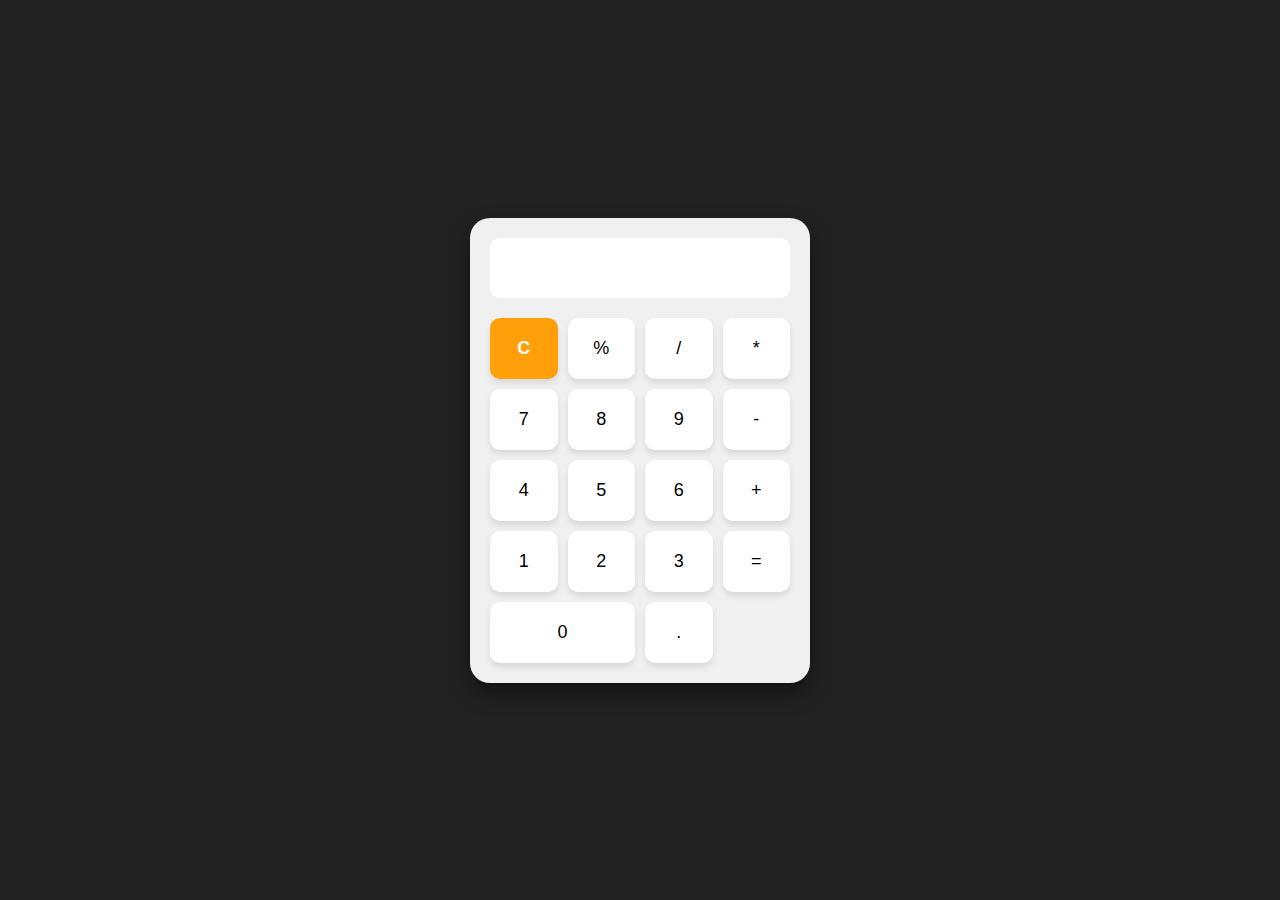
<file: calculator/index.html>
<!DOCTYPE html>
<html lang="en">
<head>
    <meta charset="UTF-8">
    <meta name="viewport" content="width=device-width, initial-scale=1.0">
    <title>Calculator</title>
    <link rel="stylesheet" href="style.css">
</head>
<body>

    <div class="calculator">
        <input type="text" id="display" disabled>
        
        <div class="buttons">
            <button class="btn-orange" onclick="clearDisplay()">C</button>
            <button onclick="appendToDisplay('%')">%</button>
            <button onclick="appendToDisplay('/')">/</button>
            <button onclick="appendToDisplay('*')">*</button>

            <button onclick="appendToDisplay('7')">7</button>
            <button onclick="appendToDisplay('8')">8</button>
            <button onclick="appendToDisplay('9')">9</button>
            <button onclick="appendToDisplay('-')">-</button>

            <button onclick="appendToDisplay('4')">4</button>
            <button onclick="appendToDisplay('5')">5</button>
            <button onclick="appendToDisplay('6')">6</button>
            <button onclick="appendToDisplay('+')">+</button>

            <button onclick="appendToDisplay('1')">1</button>
            <button onclick="appendToDisplay('2')">2</button>
            <button onclick="appendToDisplay('3')">3</button>
            <button class="btn-tall" onclick="calculateResult()">=</button> <button class="btn-zero" onclick="appendToDisplay('0')">0</button>
            <button onclick="appendToDisplay('.')">.</button>
        </div>
    </div>

    <script src="script.js"></script>
</body>
</html>
</file>
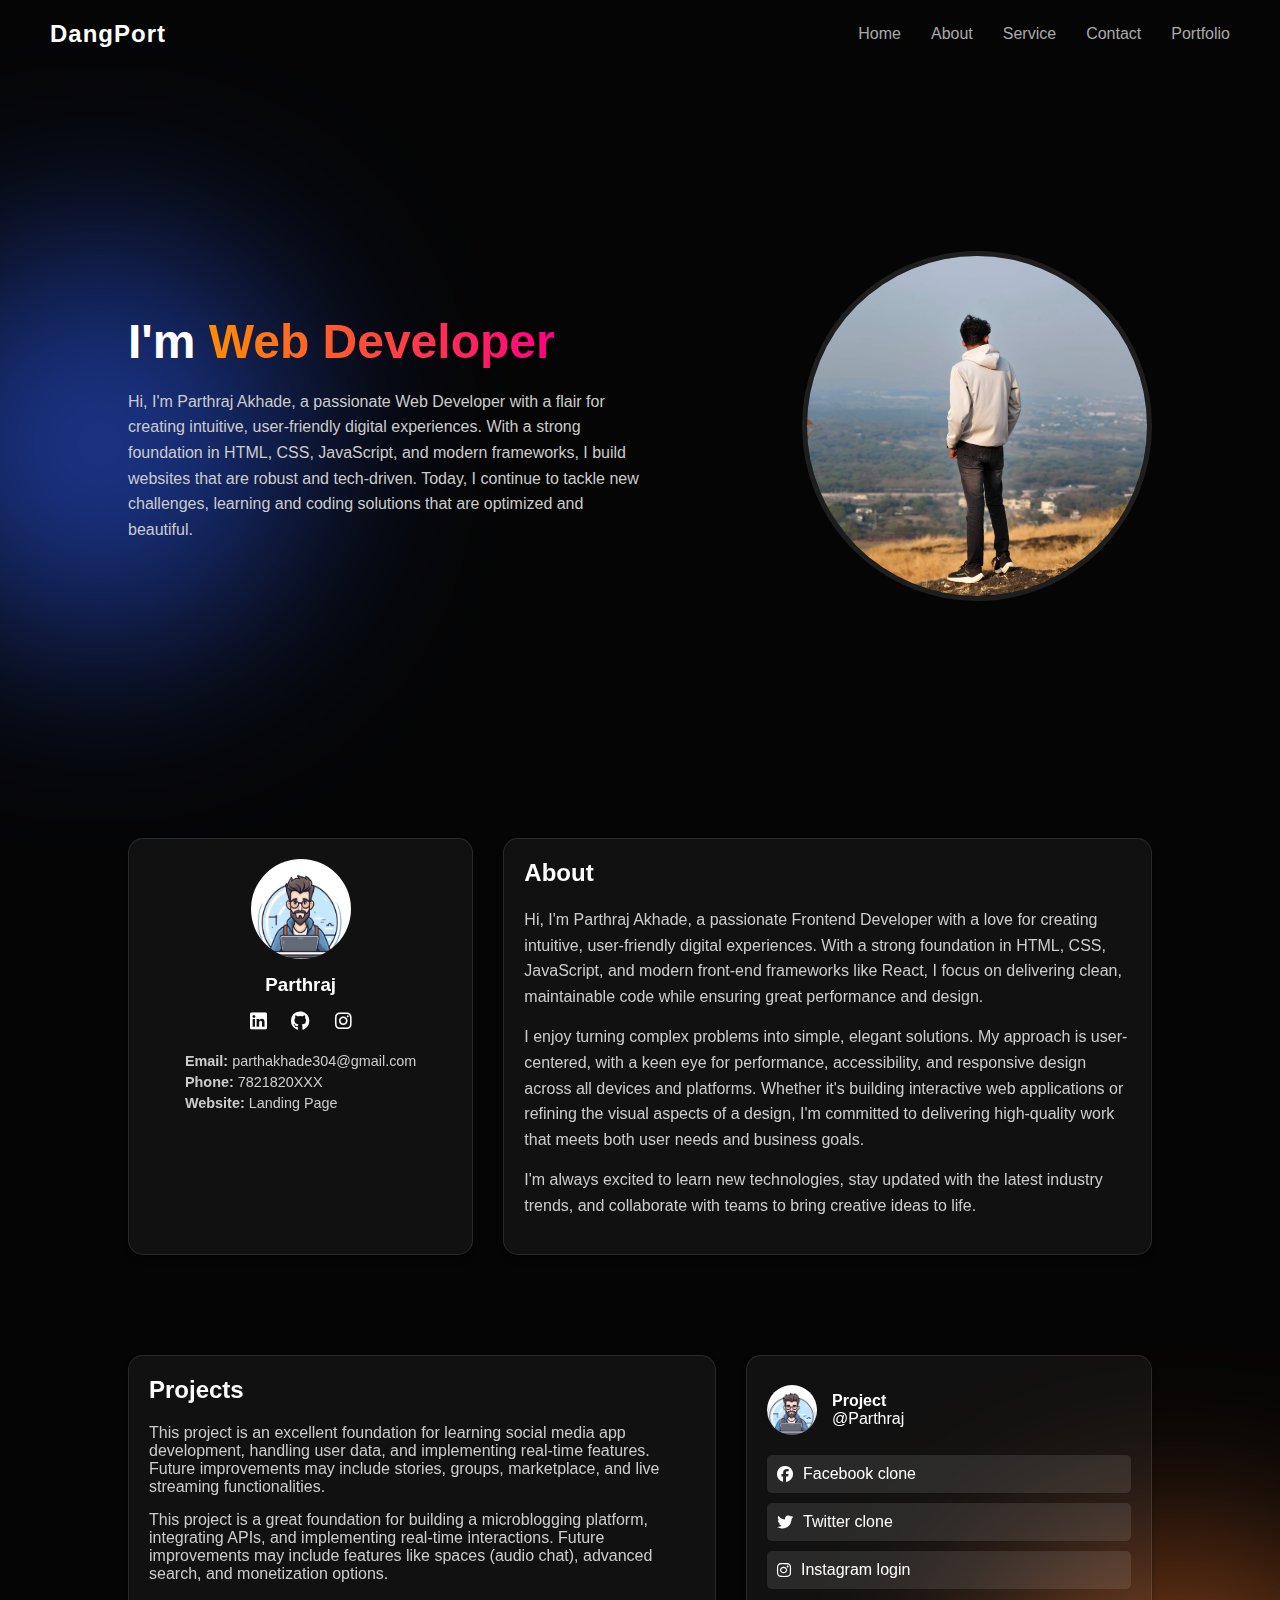
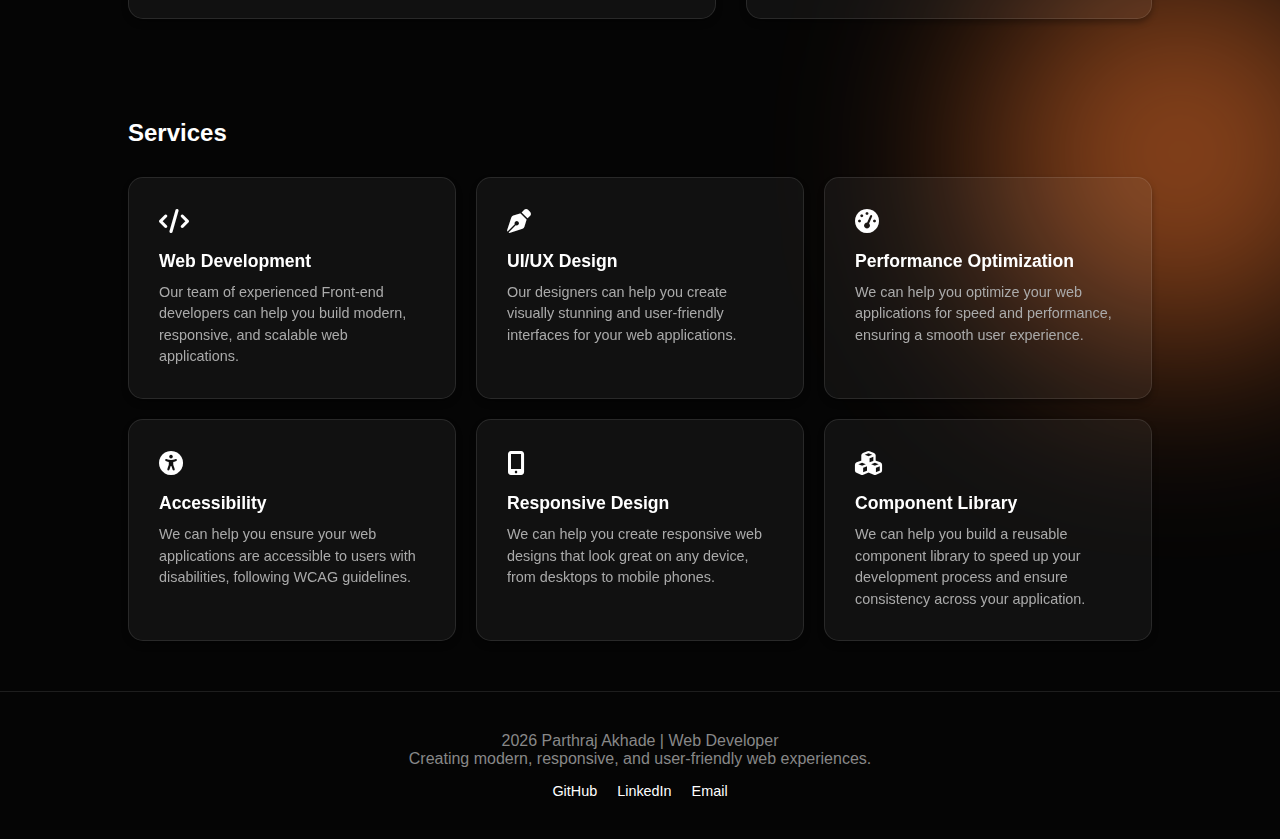
<file: portfolio/index.html>
<!DOCTYPE html>
<html lang="en">
<head>
    <meta charset="UTF-8">
    <meta name="viewport" content="width=device-width, initial-scale=1.0">
    <title>Parthraj Akhade - Portfolio</title>
    <link rel="stylesheet" href="style.css">
    <link rel="stylesheet" href="https://cdnjs.cloudflare.com/ajax/libs/font-awesome/6.4.0/css/all.min.css">
</head>
<body>

    <div class="gradient-blob blue-blob"></div>
    <div class="gradient-blob orange-blob"></div>

    <nav class="navbar">
        <div class="logo">DangPort</div>
        <ul class="nav-links">
            <li><a href="#home">Home</a></li>
            <li><a href="#about">About</a></li>
            <li><a href="#service">Service</a></li>
            <li><a href="#contact">Contact</a></li>
            <li><a href="#portfolio">Portfolio</a></li>
        </ul>
    </nav>

    <section id="home" class="hero-section">
        <div class="hero-content">
            <h1>I'm <span class="highlight">Web Developer</span></h1>
            <p>Hi, I'm Parthraj Akhade, a passionate Web Developer with a flair for creating intuitive, user-friendly digital experiences. With a strong foundation in HTML, CSS, JavaScript, and modern frameworks, I build websites that are robust and tech-driven. Today, I continue to tackle new challenges, learning and coding solutions that are optimized and beautiful.</p>
        </div>
        <div class="hero-image">
            <img src="parth.jpeg" alt="Parthraj Akhade">
        </div>
    </section>

    <section id="about" class="about-section">
        <div class="about-container">
            <div class="profile-card glass-card">
                <img src="Webdev Image.jpeg" alt="Profile" class="profile-pic">
                <h3>Parthraj</h3>
                <div class="social-icons">
                    <a href="#"><i class="fab fa-linkedin"></i></a>
                    <a href="#"><i class="fab fa-github"></i></a>
                    <a href="#"><i class="fab fa-instagram"></i></a>
                </div>
                <div class="contact-info">
                    <p><strong>Email:</strong> parthakhade304@gmail.com</p>
                    <p><strong>Phone:</strong> 7821820XXX</p>
                    <p><strong>Website:</strong> Landing Page</p>
                </div>
            </div>

            <div class="about-text glass-card">
                <h2>About</h2>
                <p>Hi, I'm Parthraj Akhade, a passionate Frontend Developer with a love for creating intuitive, user-friendly digital experiences. With a strong foundation in HTML, CSS, JavaScript, and modern front-end frameworks like React, I focus on delivering clean, maintainable code while ensuring great performance and design.</p>
                <p>I enjoy turning complex problems into simple, elegant solutions. My approach is user-centered, with a keen eye for performance, accessibility, and responsive design across all devices and platforms. Whether it's building interactive web applications or refining the visual aspects of a design, I'm committed to delivering high-quality work that meets both user needs and business goals.</p>
                <p>I'm always excited to learn new technologies, stay updated with the latest industry trends, and collaborate with teams to bring creative ideas to life.</p>
            </div>
        </div>
    </section>

    <section id="portfolio" class="projects-section">
        <div class="projects-container">
            <div class="project-description glass-card">
                <h2>Projects</h2>
                <p>This project is an excellent foundation for learning social media app development, handling user data, and implementing real-time features. Future improvements may include stories, groups, marketplace, and live streaming functionalities.</p>
                <p>This project is a great foundation for building a microblogging platform, integrating APIs, and implementing real-time interactions. Future improvements may include features like spaces (audio chat), advanced search, and monetization options.</p>
            </div>
            
            <div class="project-card glass-card">
                <div class="project-header">
                    <img src="Webdev Image.jpeg" alt="User" class="avatar">
                    <div class="project-info">
                        <h4>Project</h4>
                        <span>@Parthraj</span>
                    </div>
                </div>
                <div class="project-links">
                    <div class="link-item"><i class="fab fa-facebook"></i> Facebook clone</div>
                    <div class="link-item"><i class="fab fa-twitter"></i> Twitter clone</div>
                    <div class="link-item"><i class="fab fa-instagram"></i> Instagram login</div>
                </div>
            </div>
        </div>
    </section>

    <section id="service" class="services-section">
        <h2>Services</h2>
        <div class="services-grid">
            <div class="service-card glass-card">
                <div class="icon"><i class="fas fa-code"></i></div>
                <h3>Web Development</h3>
                <p>Our team of experienced Front-end developers can help you build modern, responsive, and scalable web applications.</p>
            </div>
            <div class="service-card glass-card">
                <div class="icon"><i class="fas fa-pen-nib"></i></div>
                <h3>UI/UX Design</h3>
                <p>Our designers can help you create visually stunning and user-friendly interfaces for your web applications.</p>
            </div>
            <div class="service-card glass-card">
                <div class="icon"><i class="fas fa-tachometer-alt"></i></div>
                <h3>Performance Optimization</h3>
                <p>We can help you optimize your web applications for speed and performance, ensuring a smooth user experience.</p>
            </div>
            <div class="service-card glass-card">
                <div class="icon"><i class="fas fa-universal-access"></i></div>
                <h3>Accessibility</h3>
                <p>We can help you ensure your web applications are accessible to users with disabilities, following WCAG guidelines.</p>
            </div>
            <div class="service-card glass-card">
                <div class="icon"><i class="fas fa-mobile-alt"></i></div>
                <h3>Responsive Design</h3>
                <p>We can help you create responsive web designs that look great on any device, from desktops to mobile phones.</p>
            </div>
            <div class="service-card glass-card">
                <div class="icon"><i class="fas fa-cubes"></i></div>
                <h3>Component Library</h3>
                <p>We can help you build a reusable component library to speed up your development process and ensure consistency across your application.</p>
            </div>
        </div>
    </section>

    <footer>
        <p>2026 Parthraj Akhade | Web Developer</p>
        <p>Creating modern, responsive, and user-friendly web experiences.</p>
        <div class="footer-links">
            <a href="#">GitHub</a>
            <a href="#">LinkedIn</a>
            <a href="#">Email</a>
        </div>
    </footer>

</body>
</html>
</file>
<file: calculator/style.css>
/* General Page Styling */
body {
    display: flex;
    justify-content: center;
    align-items: center;
    height: 100vh;
    background-color: #222; 
    font-family: Arial, sans-serif;
    margin: 0;
}

/* Calculator Container */
.calculator {
    background-color: #f0f0f0;
    padding: 20px;
    border-radius: 20px;
    box-shadow: 0px 10px 20px rgba(0, 0, 0, 0.5);
    width: 300px;
}

/* Display Screen */
#display {
    width: 100%;
    height: 60px;
    font-size: 32px;
    text-align: right;
    margin-bottom: 20px;
    padding: 10px;
    background-color: #fff;
    border: none;
    border-radius: 10px;
    box-sizing: border-box; 
    color: #333;
}

/* Button Grid System */
.buttons {
    display: grid;
    grid-template-columns: repeat(4, 1fr); /* 4 columns */
    gap: 10px;
}

/* General Button Styling */
button {
    padding: 20px;
    font-size: 18px;
    border: none;
    border-radius: 10px;
    cursor: pointer;
    background-color: #ffffff;
    box-shadow: 0 4px 6px rgba(0,0,0,0.1);
    transition: background-color 0.2s;
}

button:hover {
    background-color: #e0e0e0;
}

button:active {
    transform: scale(0.98);
}


.btn-orange {
    background-color: #ff9f0a;
    color: white;
    font-weight: bold;
}

.btn-orange:hover {
    background-color: #e08b00;
}

/* Specific styling for the zero button if it spans two columns (Optional) */
.btn-zero {
    grid-column: span 2; 
}
</file>
<file: portfolio/style.css>
* {
    margin: 0;
    padding: 0;
    box-sizing: border-box;
    font-family: 'Poppins', sans-serif; 
}

body {
    background-color: #050505;
    color: #ffffff;
    overflow-x: hidden;
    position: relative;
}

.gradient-blob {
    position: absolute;
    width: 400px;
    height: 400px;
    border-radius: 50%;
    filter: blur(100px);
    z-index: -1;
    opacity: 0.6;
}

.blue-blob {
    background: #2b57e7;
    top: 10%;
    left: -100px;
}

.orange-blob {
    background: #e76f2b;
    bottom: 20%;
    right: -100px;
}

.navbar {
    display: flex;
    justify-content: space-between;
    align-items: center;
    padding: 20px 50px;
    background: transparent;
}

.logo {
    font-size: 1.5rem;
    font-weight: bold;
    letter-spacing: 1px;
}

.nav-links {
    list-style: none;
    display: flex;
    gap: 30px;
}

.nav-links a {
    text-decoration: none;
    color: #aaa;
    transition: color 0.3s;
}

.nav-links a:hover {
    color: #fff;
}

.glass-card {
    background: rgba(255, 255, 255, 0.05);
    backdrop-filter: blur(10px);
    border: 1px solid rgba(255, 255, 255, 0.1);
    border-radius: 15px;
    padding: 20px;
    box-shadow: 0 4px 6px rgba(0, 0, 0, 0.3);
}

.hero-section {
    display: flex;
    justify-content: space-between;
    align-items: center;
    padding: 50px 10%;
    min-height: 80vh;
}

.hero-content {
    max-width: 50%;
}

.hero-content h1 {
    font-size: 3rem;
    margin-bottom: 20px;
}

.highlight {
    background: linear-gradient(90deg, #ff8c00, #ff0080);
    -webkit-background-clip: text;
    -webkit-text-fill-color: transparent;
}

.hero-content p {
    line-height: 1.6;
    color: #ccc;
}

.hero-image img {
    width: 350px;
    height: 350px;
    border-radius: 50%;
    object-fit: cover;
    border: 5px solid rgba(255, 255, 255, 0.1);
}

.about-section {
    padding: 50px 10%;
}

.about-container {
    display: flex;
    gap: 30px;
}

.profile-card {
    flex: 1;
    display: flex;
    flex-direction: column;
    align-items: center;
    text-align: center;
}

.profile-pic {
    width: 100px;
    height: 100px;
    border-radius: 50%;
    margin-bottom: 15px;
}

.social-icons {
    margin: 15px 0;
}

.social-icons a {
    color: #fff;
    margin: 0 10px;
    font-size: 1.2rem;
}

.contact-info p {
    font-size: 0.9rem;
    margin: 5px 0;
    color: #ccc;
    text-align: left;
    width: 100%;
}

.about-text {
    flex: 2;
}

.about-text h2 {
    margin-bottom: 20px;
}

.about-text p {
    margin-bottom: 15px;
    color: #ccc;
    line-height: 1.6;
}


.projects-section {
    padding: 50px 10%;
}

.projects-container {
    display: flex;
    gap: 30px;
}

.project-description {
    flex: 1.5;
}

.project-description h2 {
    margin-bottom: 20px;
}

.project-description p {
    margin-bottom: 15px;
    color: #ccc;
}

.project-card {
    flex: 1;
    display: flex;
    flex-direction: column;
    justify-content: center;
}

.project-header {
    display: flex;
    align-items: center;
    gap: 15px;
    margin-bottom: 20px;
}

.project-header .avatar {
    width: 50px;
    height: 50px;
    border-radius: 50%;
    object-fit: cover;
}

.project-links {
    display: flex;
    flex-direction: column;
    gap: 10px;
}

.link-item {
    background: rgba(255, 255, 255, 0.1);
    padding: 10px;
    border-radius: 5px;
    display: flex;
    align-items: center;
    gap: 10px;
    cursor: pointer;
    transition: background 0.3s;
}

.link-item:hover {
    background: rgba(255, 255, 255, 0.2);
}


.services-section {
    padding: 50px 10%;
}

.services-section h2 {
    margin-bottom: 30px;
    text-align: left;
}

.services-grid {
    display: grid;
    grid-template-columns: repeat(3, 1fr);
    gap: 20px;
}

.service-card {
    padding: 30px;
    transition: transform 0.3s;
}

.service-card:hover {
    transform: translateY(-5px);
    border-color: rgba(255, 255, 255, 0.3);
}

.service-card .icon {
    font-size: 1.5rem;
    margin-bottom: 15px;
    color: #fff;
}

.service-card h3 {
    margin-bottom: 10px;
    font-size: 1.1rem;
}

.service-card p {
    font-size: 0.9rem;
    color: #aaa;
    line-height: 1.5;
}

footer {
    text-align: center;
    padding: 40px 20px;
    border-top: 1px solid rgba(255, 255, 255, 0.1);
    color: #888;
}

.footer-links {
    margin-top: 15px;
    display: flex;
    justify-content: center;
    gap: 20px;
}

.footer-links a {
    color: #fff;
    text-decoration: none;
    font-size: 0.9rem;
}

@media (max-width: 768px) {
    .navbar {
        flex-direction: column;
        gap: 10px;
    }
    
    .hero-section, .about-container, .projects-container {
        flex-direction: column;
    }

    .hero-content {
        max-width: 100%;
        text-align: center;
    }
    
    .hero-image {
        margin-top: 30px;
        display: flex;
        justify-content: center;
    }

    .services-grid {
        grid-template-columns: 1fr;
    }
}
</file>
